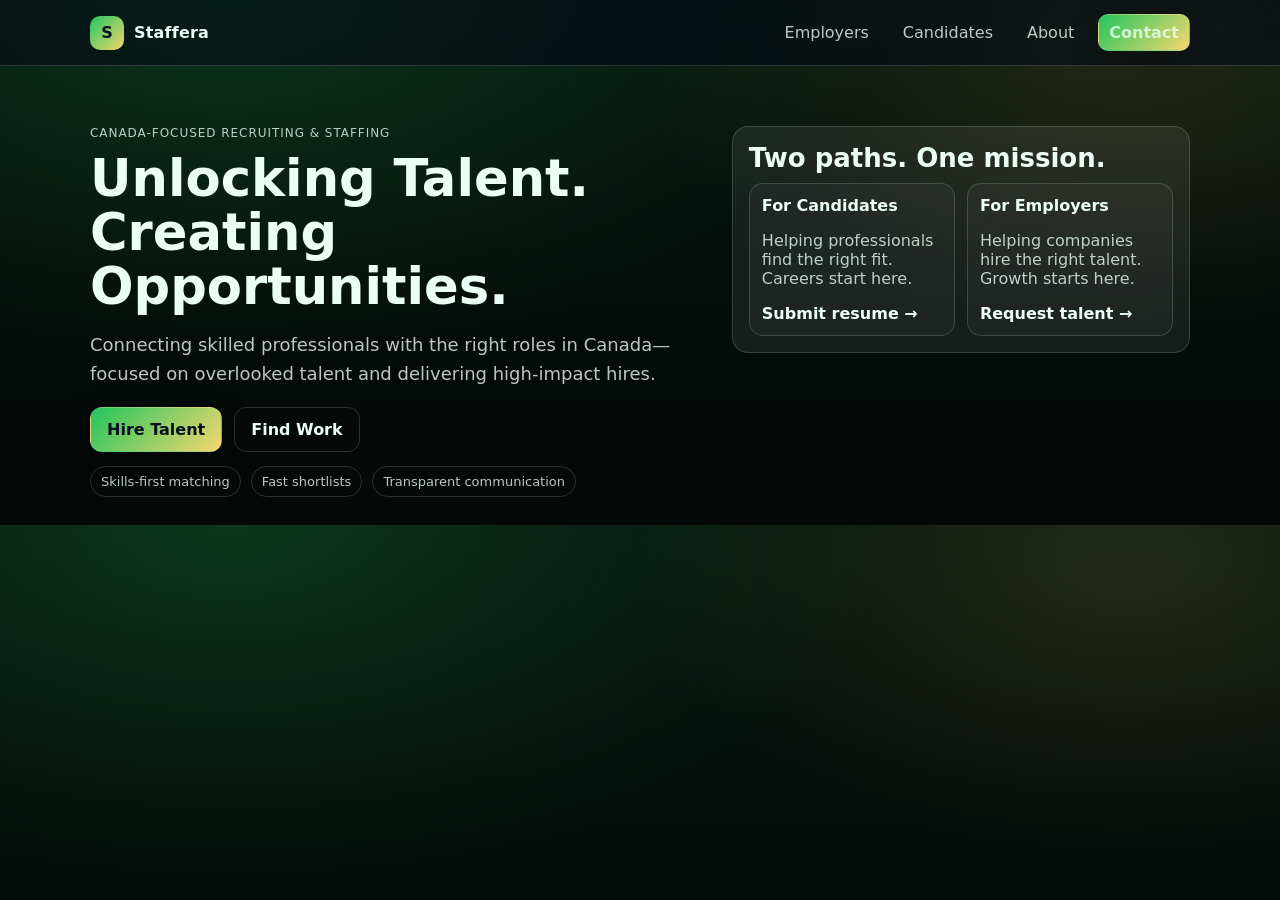
<file: index.html>
<!doctype html>
<html lang="en">
<head>
  <meta charset="utf-8" />
  <meta name="viewport" content="width=device-width, initial-scale=1" />
  <title>Staffera | Unlocking Talent. Creating Opportunities.</title>
  <meta name="description" content="Staffera connects skilled professionals with the right roles in Canada—focused on overlooked talent and high-impact hires." />
  <link rel="stylesheet" href="assets/styles.css" />
</head>

<body>
  <header class="site-header">
    <div class="container header-inner">
      <a class="brand" href="index.html" aria-label="Staffera home">
        <span class="brand-mark">S</span>
        <span class="brand-name">Staffera</span>
      </a>

      <nav class="nav">
        <a href="employers.html">Employers</a>
        <a href="candidates.html">Candidates</a>
        <a href="about.html">About</a>
        <a href="contact.html" class="btn btn-small">Contact</a>
      </nav>
    </div>
  </header>

  <main>
    <!-- HERO -->
    <section class="hero">
      <div class="container hero-inner">
        <div class="hero-copy">
          <p class="eyebrow">Canada-focused recruiting & staffing</p>
          <h1>Unlocking Talent.<br/>Creating Opportunities.</h1>
          <p class="lead">
            Connecting skilled professionals with the right roles in Canada—focused on overlooked talent
            and delivering high-impact hires.
          </p>

          <div class="hero-cta">
            <a class="btn" href="employers.html">Hire Talent</a>
            <a class="btn btn-ghost" href="candidates.html">Find Work</a>
          </div>

          <div class="hero-badges">
            <span class="badge">Skills-first matching</span>
            <span class="badge">Fast shortlists</span>
            <span class="badge">Transparent communication</span>
          </div>
        </div>

        <div class="hero-card" role="img" aria-label="Recruiting focus summary">
          <div class="card">
            <h2 class="card-title">Two paths. One mission.</h2>

            <div class="split">
              <div class="split-item">
                <p class="split-title">For Candidates</p>
                <p class="muted">Helping professionals find the right fit. Careers start here.</p>
                <a class="text-link" href="candidates.html">Submit resume →</a>
              </div>
              <div class="split-item">
                <p class="split-title">For Employers</p>
                <p class="muted">Helping companies hire the right talent. Growth starts here.</p>
                <a class="text-link" href="employers.html">Request talent →</a>
              </div>
            </
</file>
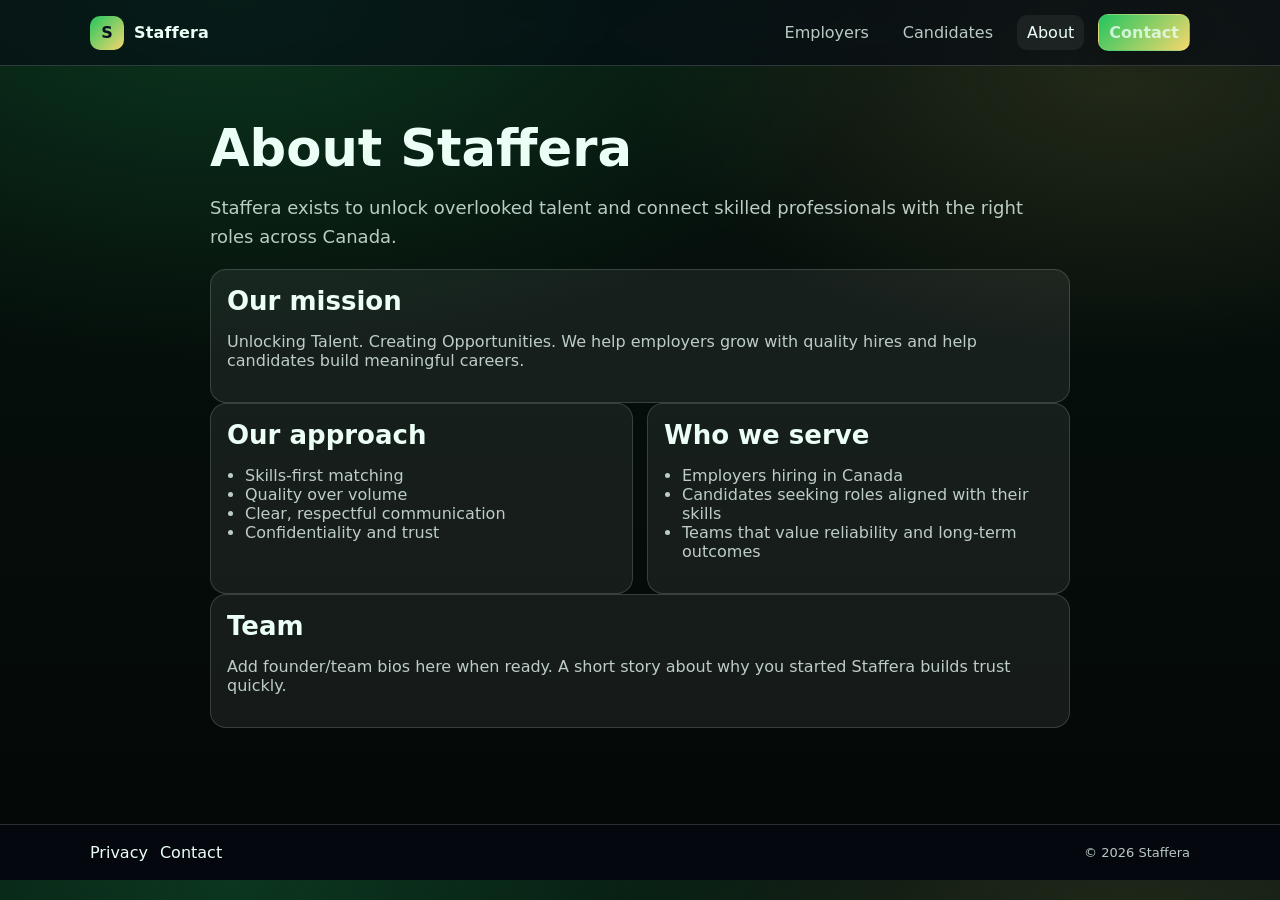
<file: about.html>
<!doctype html>
<html lang="en">
<head>
  <meta charset="utf-8" />
  <meta name="viewport" content="width=device-width, initial-scale=1" />
  <title>About | Staffera</title>
  <meta name="description" content="About Staffera—Unlocking talent and creating opportunities across Canada." />
  <link rel="stylesheet" href="assets/styles.css" />
</head>
<body>
  <header class="site-header">
    <div class="container header-inner">
      <a class="brand" href="index.html"><span class="brand-mark">S</span><span class="brand-name">Staffera</span></a>
      <nav class="nav">
        <a href="employers.html">Employers</a>
        <a href="candidates.html">Candidates</a>
        <a class="active" href="about.html">About</a>
        <a href="contact.html" class="btn btn-small">Contact</a>
      </nav>
    </div>
  </header>

  <main class="section">
    <div class="container narrow">
      <h1>About Staffera</h1>
      <p class="lead">
        Staffera exists to unlock overlooked talent and connect skilled professionals with the right roles across Canada.
      </p>

      <div class="panel">
        <h2>Our mission</h2>
        <p class="muted">
          Unlocking Talent. Creating Opportunities. We help employers grow with quality hires and help candidates build meaningful careers.
        </p>
      </div>

      <div class="grid-2">
        <div class="panel">
          <h2>Our approach</h2>
          <ul class="list">
            <li>Skills-first matching</li>
            <li>Quality over volume</li>
            <li>Clear, respectful communication</li>
            <li>Confidentiality and trust</li>
          </ul>
        </div>

        <div class="panel">
          <h2>Who we serve</h2>
          <ul class="list">
            <li>Employers hiring in Canada</li>
            <li>Candidates seeking roles aligned with their skills</li>
            <li>Teams that value reliability and long-term outcomes</li>
          </ul>
        </div>
      </div>

      <div class="panel">
        <h2>Team</h2>
        <p class="muted">
          Add founder/team bios here when ready. A short story about why you started Staffera builds trust quickly.
        </p>
      </div>
    </div>
  </main>

  <footer class="site-footer">
    <div class="container footer-inner">
      <div class="footer-links">
        <a href="privacy.html">Privacy</a>
        <a href="contact.html">Contact</a>
      </div>
      <div class="muted small">© <span id="year"></span> Staffera</div>
    </div>
  </footer>
  <script>document.getElementById("year").textContent = new Date().getFullYear();</script>
</body>
</html>
</file>
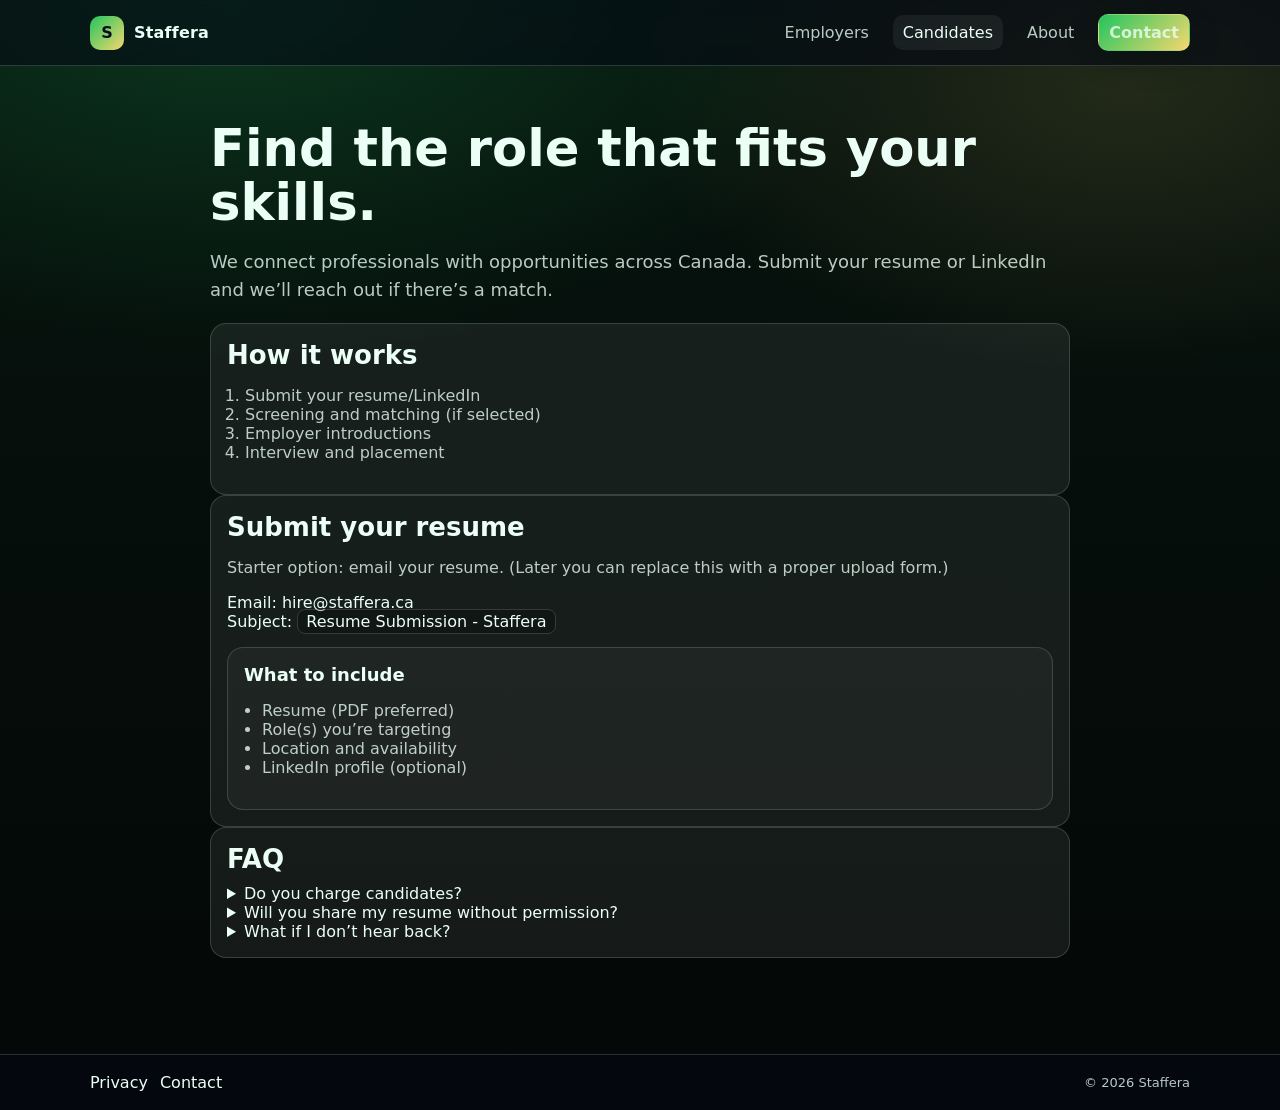
<file: candidates.html>
<!doctype html>
<html lang="en">
<head>
  <meta charset="utf-8" />
  <meta name="viewport" content="width=device-width, initial-scale=1" />
  <title>Candidates | Staffera</title>
  <meta name="description" content="Find the role that fits your skills. Submit your resume to Staffera." />
  <link rel="stylesheet" href="assets/styles.css" />
</head>
<body>
  <header class="site-header">
    <div class="container header-inner">
      <a class="brand" href="index.html"><span class="brand-mark">S</span><span class="brand-name">Staffera</span></a>
      <nav class="nav">
        <a href="employers.html">Employers</a>
        <a class="active" href="candidates.html">Candidates</a>
        <a href="about.html">About</a>
        <a href="contact.html" class="btn btn-small">Contact</a>
      </nav>
    </div>
  </header>

  <main class="section">
    <div class="container narrow">
      <h1>Find the role that fits your skills.</h1>
      <p class="lead">
        We connect professionals with opportunities across Canada. Submit your resume or LinkedIn and we’ll reach out if there’s a match.
      </p>

      <div class="panel">
        <h2>How it works</h2>
        <ol class="steps">
          <li>Submit your resume/LinkedIn</li>
          <li>Screening and matching (if selected)</li>
          <li>Employer introductions</li>
          <li>Interview and placement</li>
        </ol>
      </div>

      <div class="panel" id="apply">
        <h2>Submit your resume</h2>
        <p class="muted">
          Starter option: email your resume. (Later you can replace this with a proper upload form.)
        </p>

        <p>
          Email: <a href="mailto:hire@staffera.ca?subject=Resume%20Submission%20-%20Staffera">hire@staffera.ca</a><br/>
          Subject: <span class="code">Resume Submission - Staffera</span>
        </p>

        <div class="panel alt-panel">
          <h3>What to include</h3>
          <ul class="list">
            <li>Resume (PDF preferred)</li>
            <li>Role(s) you’re targeting</li>
            <li>Location and availability</li>
            <li>LinkedIn profile (optional)</li>
          </ul>
        </div>
      </div>

      <div class="panel">
        <h2>FAQ</h2>
        <details>
          <summary>Do you charge candidates?</summary>
          <p class="muted">No (edit if needed). Our service is free for job seekers.</p>
        </details>
        <details>
          <summary>Will you share my resume without permission?</summary>
          <p class="muted">We will not share your information without a recruiting purpose and appropriate consent (edit to match your policy).</p>
        </details>
        <details>
          <summary>What if I don’t hear back?</summary>
          <p class="muted">If your profile matches a role we’re recruiting for, we’ll contact you. You can also send updates when your situation changes.</p>
        </details>
      </div>
    </div>
  </main>

  <footer class="site-footer">
    <div class="container footer-inner">
      <div class="footer-links">
        <a href="privacy.html">Privacy</a>
        <a href="contact.html">Contact</a>
      </div>
      <div class="muted small">© <span id="year"></span> Staffera</div>
    </div>
  </footer>
  <script>document.getElementById("year").textContent = new Date().getFullYear();</script>
</body>
</html>
</file>
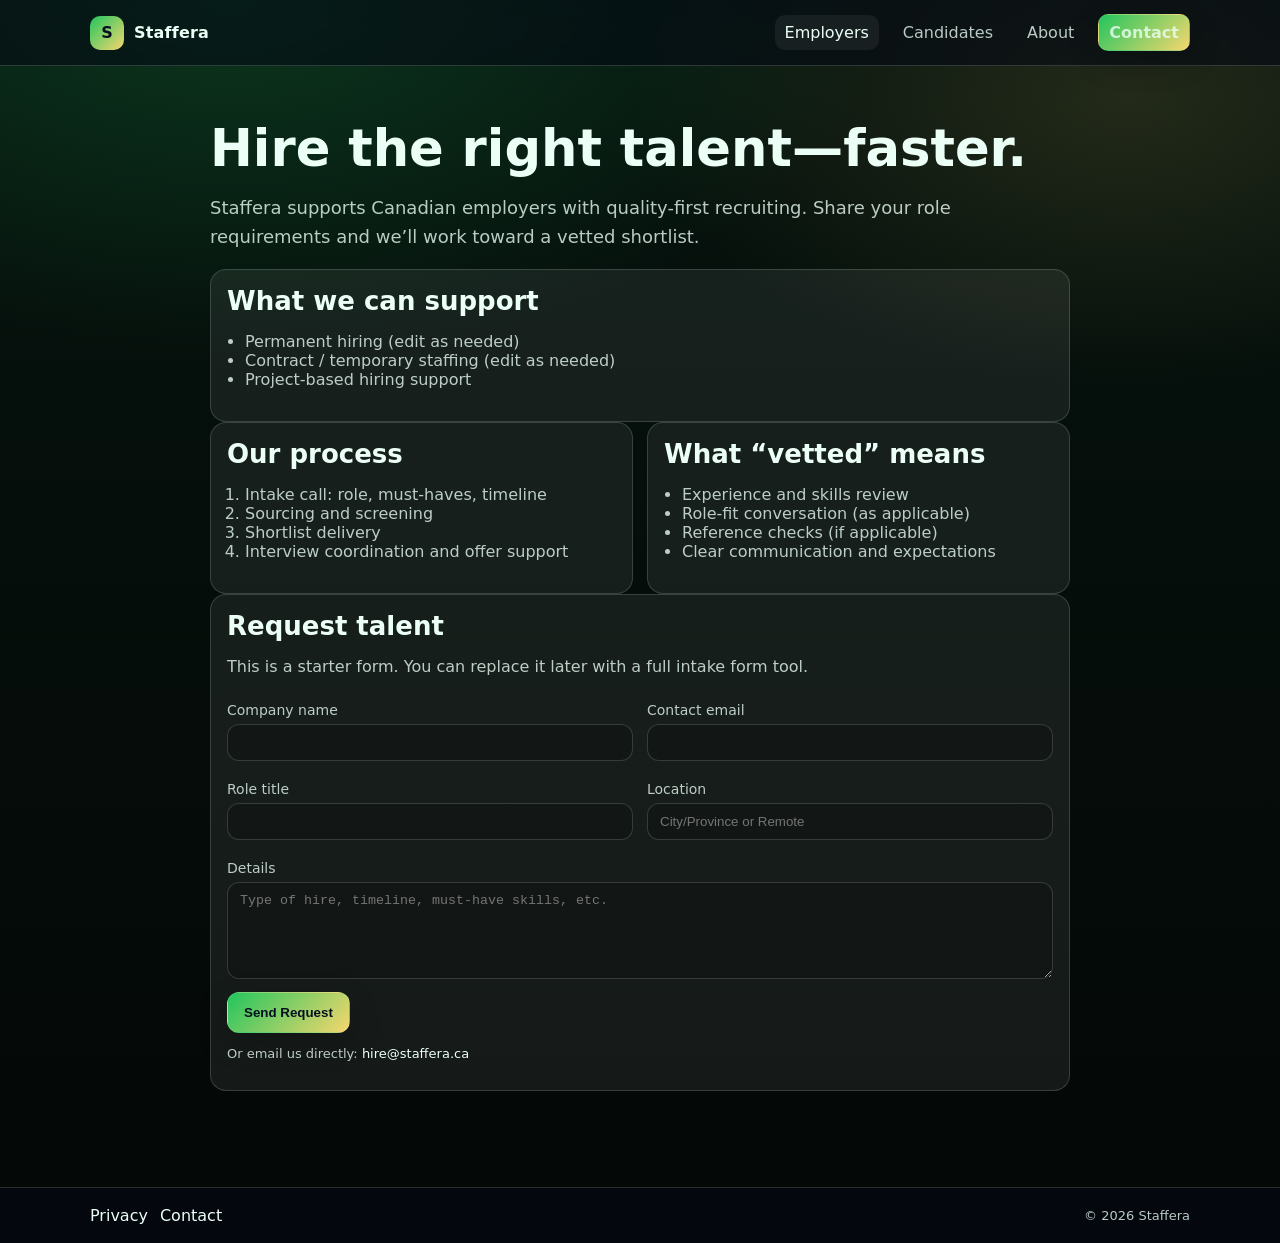
<file: employers.html>
<!doctype html>
<html lang="en">
<head>
  <meta charset="utf-8" />
  <meta name="viewport" content="width=device-width, initial-scale=1" />
  <title>Employers | Staffera</title>
  <meta name="description" content="Hire the right talent—faster. Request a shortlist from Staffera." />
  <link rel="stylesheet" href="assets/styles.css" />
</head>
<body>
  <header class="site-header">
    <div class="container header-inner">
      <a class="brand" href="index.html"><span class="brand-mark">S</span><span class="brand-name">Staffera</span></a>
      <nav class="nav">
        <a class="active" href="employers.html">Employers</a>
        <a href="candidates.html">Candidates</a>
        <a href="about.html">About</a>
        <a href="contact.html" class="btn btn-small">Contact</a>
      </nav>
    </div>
  </header>

  <main class="section">
    <div class="container narrow">
      <h1>Hire the right talent—faster.</h1>
      <p class="lead">
        Staffera supports Canadian employers with quality-first recruiting. Share your role requirements and we’ll work toward a vetted shortlist.
      </p>

      <div class="panel">
        <h2>What we can support</h2>
        <ul class="list">
          <li>Permanent hiring (edit as needed)</li>
          <li>Contract / temporary staffing (edit as needed)</li>
          <li>Project-based hiring support</li>
        </ul>
      </div>

      <div class="grid-2">
        <div class="panel">
          <h2>Our process</h2>
          <ol class="steps">
            <li>Intake call: role, must-haves, timeline</li>
            <li>Sourcing and screening</li>
            <li>Shortlist delivery</li>
            <li>Interview coordination and offer support</li>
          </ol>
        </div>

        <div class="panel">
          <h2>What “vetted” means</h2>
          <ul class="list">
            <li>Experience and skills review</li>
            <li>Role-fit conversation (as applicable)</li>
            <li>Reference checks (if applicable)</li>
            <li>Clear communication and expectations</li>
          </ul>
        </div>
      </div>

      <div class="panel" id="request">
        <h2>Request talent</h2>
        <p class="muted">This is a starter form. You can replace it later with a full intake form tool.</p>

        <!-- Simple email-based “form” (works on static sites) -->
        <form class="form" action="mailto:hire@staffera.ca" method="post" enctype="text/plain">
          <div class="grid-2">
            <label>
              Company name
              <input name="Company" required />
            </label>
            <label>
              Contact email
              <input type="email" name="Email" required />
            </label>
          </div>

          <div class="grid-2">
            <label>
              Role title
              <input name="Role" required />
            </label>
            <label>
              Location
              <input name="Location" placeholder="City/Province or Remote" />
            </label>
          </div>

          <label>
            Details
            <textarea name="Details" rows="5" placeholder="Type of hire, timeline, must-have skills, etc."></textarea>
          </label>

          <button class="btn" type="submit">Send Request</button>
          <p class="muted small">Or email us directly: <a href="mailto:hire@staffera.ca">hire@staffera.ca</a></p>
        </form>
      </div>
    </div>
  </main>

  <footer class="site-footer">
    <div class="container footer-inner">
      <div class="footer-links">
        <a href="privacy.html">Privacy</a>
        <a href="contact.html">Contact</a>
      </div>
      <div class="muted small">© <span id="year"></span> Staffera</div>
    </div>
  </footer>
  <script>document.getElementById("year").textContent = new Date().getFullYear();</script>
</body>
</html>
</file>
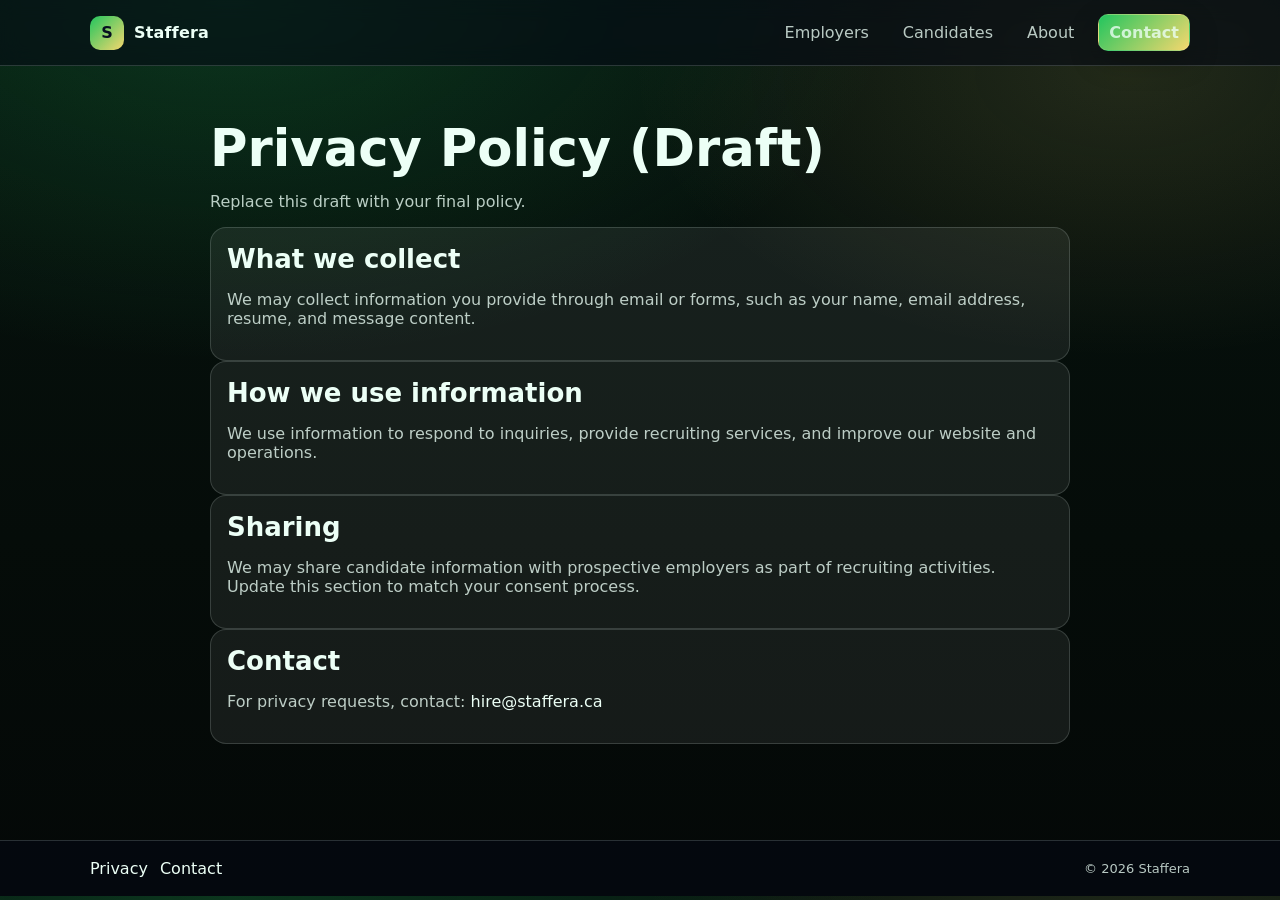
<file: privacy.html>
<!doctype html>
<html lang="en">
<head>
  <meta charset="utf-8" />
  <meta name="viewport" content="width=device-width, initial-scale=1" />
  <title>Privacy | Staffera</title>
  <meta name="description" content="Privacy policy for Staffera." />
  <link rel="stylesheet" href="assets/styles.css" />
</head>
<body>
  <header class="site-header">
    <div class="container header-inner">
      <a class="brand" href="index.html"><span class="brand-mark">S</span><span class="brand-name">Staffera</span></a>
      <nav class="nav">
        <a href="employers.html">Employers</a>
        <a href="candidates.html">Candidates</a>
        <a href="about.html">About</a>
        <a href="contact.html" class="btn btn-small">Contact</a>
      </nav>
    </div>
  </header>

  <main class="section">
    <div class="container narrow">
      <h1>Privacy Policy (Draft)</h1>
      <p class="muted">Replace this draft with your final policy.</p>

      <div class="panel">
        <h2>What we collect</h2>
        <p class="muted">
          We may collect information you provide through email or forms, such as your name, email address, resume, and message content.
        </p>
      </div>

      <div class="panel">
        <h2>How we use information</h2>
        <p class="muted">
          We use information to respond to inquiries, provide recruiting services, and improve our website and operations.
        </p>
      </div>

      <div class="panel">
        <h2>Sharing</h2>
        <p class="muted">
          We may share candidate information with prospective employers as part of recruiting activities. Update this section to match your consent process.
        </p>
      </div>

      <div class="panel">
        <h2>Contact</h2>
        <p class="muted">
          For privacy requests, contact: <a href="mailto:hire@staffera.ca">hire@staffera.ca</a>
        </p>
      </div>
    </div>
  </main>

  <footer class="site-footer">
    <div class="container footer-inner">
      <div class="footer-links">
        <a class="active" href="privacy.html">Privacy</a>
        <a href="contact.html">Contact</a>
      </div>
      <div class="muted small">© <span id="year"></span> Staffera</div>
    </div>
  </footer>
  <script>document.getElementById("year").textContent = new Date().getFullYear();</script>
</body>
</html>
</file>
<file: assets/styles.css>
:root{
  --bg: #07150f;

  /* surfaces */
  --card: rgba(255,255,255,0.07);
  --text: #ecfff6;
  --muted: rgba(236,255,246,0.78);
  --line: rgba(236,255,246,0.16);

  /* brand accents (green + warm highlight) */
  --brand2: #22c55e;   /* primary green */
  --brand:  #f5d76e;   /* warm “sun” accent (optional) */

  --white: #ffffff;
  --shadow: 0 10px 30px rgba(0,0,0,0.22);
}

* { box-sizing: border-box; }
html, body { margin: 0; padding: 0; }
body{
  font-family: ui-sans-serif, system-ui, -apple-system, Segoe UI, Roboto, Arial, "Noto Sans", "Liberation Sans", sans-serif;
  color: var(--text);
  background:
    radial-gradient(1100px 600px at 18% 0%, rgba(34,197,94,0.20), transparent 60%),
    radial-gradient(900px 520px at 88% 8%, rgba(245,215,110,0.12), transparent 55%),
    linear-gradient(180deg, #06130e, #050c09 60%, #040807);
}

a{ color: var(--text); text-decoration: none; }
a:hover{ text-decoration: underline; }

.container{ width: min(1100px, 92%); margin: 0 auto; }
.narrow{ width: min(860px, 92%); }

.site-header{
  position: sticky;
  top: 0;
  z-index: 50;
  backdrop-filter: blur(10px);
  background: rgba(5, 9, 20, 0.55);
  border-bottom: 1px solid var(--line);
}
.header-inner{
  display: flex;
  align-items: center;
  justify-content: space-between;
  gap: 16px;
  padding: 14px 0;
}

.brand{ display:flex; align-items:center; gap:10px; }
.brand-mark{
  width: 34px; height: 34px;
  border-radius: 10px;
  background: linear-gradient(135deg, var(--brand2), var(--brand));
  display: grid; place-items: center;
  color: #071021;
  font-weight: 900;
}
.brand-name{ font-weight: 800; letter-spacing: 0.2px; }

.nav{ display:flex; gap: 14px; align-items:center; flex-wrap: wrap; justify-content: flex-end;}
.nav a{
  padding: 8px 10px;
  border-radius: 10px;
  color: var(--muted);
}
.nav a.active{ color: var(--text); background: rgba(255,255,255,0.06); }
.nav a:hover{ text-decoration:none; color: var(--text); background: rgba(255,255,255,0.06); }

.section{ padding: 56px 0; }
.section.alt{ background: rgba(255,255,255,0.03); border-top: 1px solid var(--line); border-bottom: 1px solid var(--line); }
.section.cta{ padding: 44px 0; }

.hero{ padding: 60px 0 28px; }
.hero-inner{
  display: grid;
  grid-template-columns: 1.15fr 0.85fr;
  gap: 22px;
  align-items: start;
}
@media (max-width: 900px){
  .hero-inner{ grid-template-columns: 1fr; }
}

.eyebrow{
  color: var(--muted);
  letter-spacing: 0.08em;
  text-transform: uppercase;
  font-size: 12px;
  margin: 0 0 12px;
}

h1{ font-size: clamp(34px, 4vw, 54px); line-height: 1.05; margin: 0 0 12px; }
h2{ font-size: 26px; margin: 0 0 10px; }
h3{ font-size: 18px; margin: 0 0 8px; }

.lead{ color: var(--muted); font-size: 18px; line-height: 1.6; }
.muted{ color: var(--muted); }
.small{ font-size: 13px; }

.hero-cta{ display:flex; gap: 12px; margin: 18px 0 14px; flex-wrap: wrap; }

.btn{
  display: inline-flex;
  align-items: center;
  justify-content: center;
  padding: 12px 16px;
  border-radius: 12px;
  background: linear-gradient(135deg, var(--brand2), var(--brand));
  color: #071021;
  font-weight: 800;
  box-shadow: var(--shadow);
  border: 1px solid rgba(255,255,255,0.10);
}
.btn:hover{ text-decoration:none; filter: brightness(1.04); }
.btn-small{ padding: 9px 12px; border-radius: 10px; font-weight: 800; }

.btn-ghost{
  background: transparent;
  color: var(--text);
  border: 1px solid var(--line);
  box-shadow: none;
}
.btn-ghost:hover{ background: rgba(255,255,255,0.06); }

.badge{
  display:inline-flex;
  padding: 7px 10px;
  border: 1px solid var(--line);
  border-radius: 999px;
  color: var(--muted);
  font-size: 13px;
}
.hero-badges{ display:flex; gap: 10px; flex-wrap: wrap; }

.card, .panel{
  background: var(--card);
  border: 1px solid var(--line);
  border-radius: 16px;
  padding: 16px;
}
.card-title{ margin-top: 0; }
.alt-panel{ background: rgba(255,255,255,0.04); }

.split{ display:grid; grid-template-columns: 1fr 1fr; gap: 12px; }
@media (max-width: 700px){
  .split{ grid-template-columns: 1fr; }
}
.split-item{
  padding: 12px;
  border-radius: 14px;
  border: 1px solid var(--line);
  background: rgba(255,255,255,0.03);
}
.split-title{ font-weight: 800; margin: 0 0 6px; }

hr{ border: 0; height: 1px; background: var(--line); margin: 14px 0; }

.grid-2{ display:grid; grid-template-columns: 1fr 1fr; gap: 14px; }
.grid-3{ display:grid; grid-template-columns: repeat(3, 1fr); gap: 14px; }
@media (max-width: 900px){ .grid-3{ grid-template-columns: 1fr; } }
@media (max-width: 800px){ .grid-2{ grid-template-columns: 1fr; } }

.feature{ padding: 16px; border: 1px solid var(--line); border-radius: 16px; background: rgba(255,255,255,0.03); }

.steps{ padding-left: 18px; color: var(--muted); }
.list{ padding-left: 18px; color: var(--muted); }

.chips{ display:flex; flex-wrap: wrap; gap: 10px; }
.chip{
  padding: 9px 12px;
  border-radius: 999px;
  border: 1px solid var(--line);
  background: rgba(255,255,255,0.03);
  color: var(--muted);
}

.text-link{ color: var(--text); font-weight: 700; }
.text-link:hover{ text-decoration: underline; }

.form label{ display:block; margin: 10px 0; color: var(--muted); font-size: 14px; }
input, textarea{
  width: 100%;
  margin-top: 6px;
  border-radius: 12px;
  border: 1px solid var(--line);
  background: rgba(0,0,0,0.18);
  padding: 10px 12px;
  color: var(--text);
  outline: none;
}
input:focus, textarea:focus{ border-color: rgba(58,160,255,0.65); }

.code{ padding: 2px 8px; border: 1px solid var(--line); border-radius: 8px; background: rgba(0,0,0,0.25); }

.site-footer{
  border-top: 1px solid var(--line);
  padding: 18px 0;
  margin-top: 40px;
  background: rgba(5, 9, 20, 0.55);
}
.footer-inner{
  display:flex;
  justify-content: space-between;
  align-items: center;
  gap: 12px;
  flex-wrap: wrap;
}
.footer-links{ display:flex; gap: 12px; }
.footer-brand{ font-weight: 900; margin: 0; }
</file>
